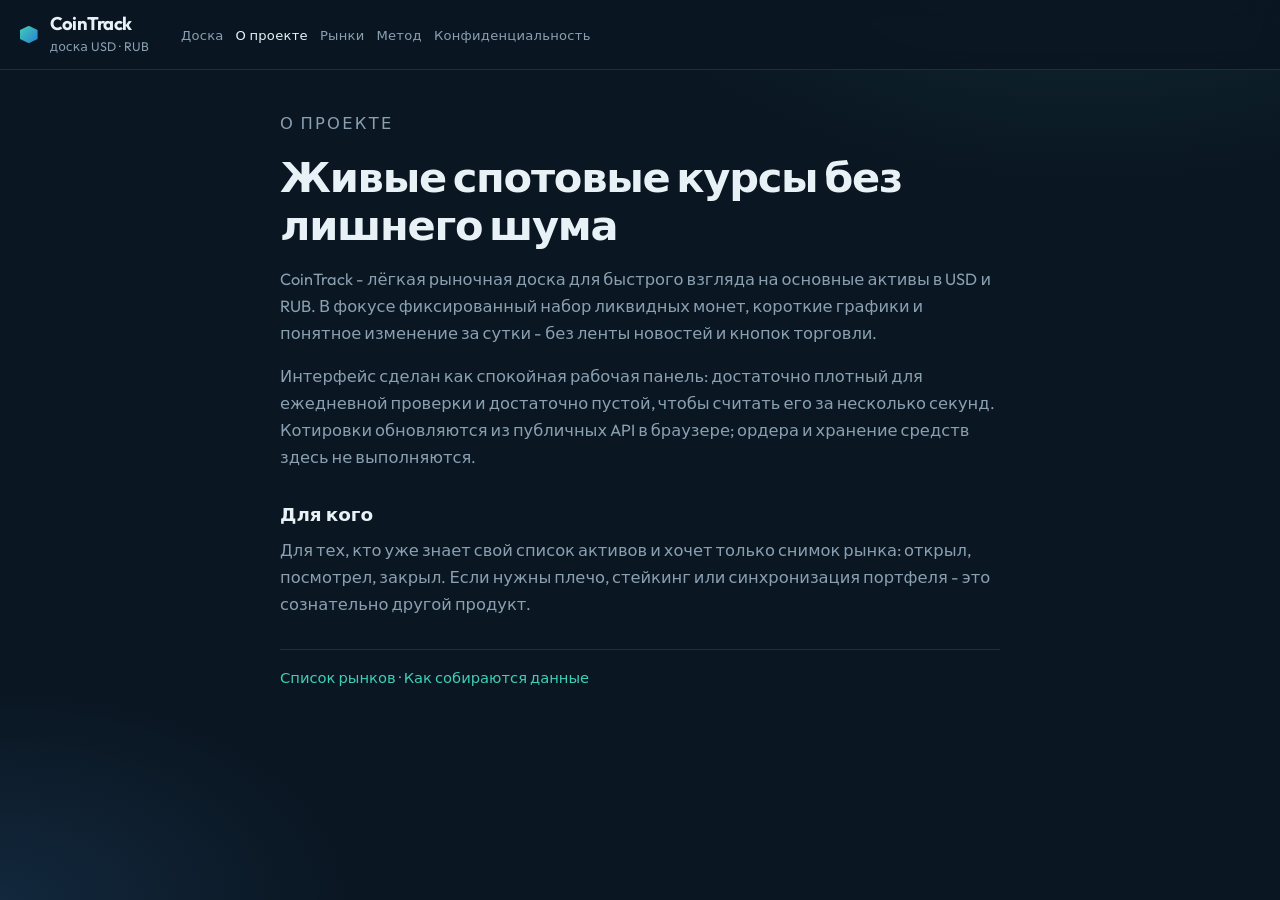
<file: site/about.html>
<!DOCTYPE html>
<html lang="ru" class="is-page">
<head>
  <meta charset="utf-8">
  <meta name="viewport" content="width=device-width, initial-scale=1">
  <title>О проекте · CoinTrack</title>
  <meta name="description" content="CoinTrack - компактная доска спотовых курсов в USD и RUB.">
  <link rel="preconnect" href="https://fonts.googleapis.com">
  <link rel="preconnect" href="https://fonts.gstatic.com" crossorigin>
  <link href="https://fonts.googleapis.com/css2?family=IBM+Plex+Mono:wght@400;500;600&family=Outfit:wght@400;500;600;700&display=swap" rel="stylesheet">
  <link rel="stylesheet" href="style.css">
</head>
<body class="is-page">
  <div id="app" class="page-app">
    <header class="mast">
      <a class="mast-brand" href="index.html">
        <span class="mast-mark" aria-hidden="true"></span>
        <div>
          <strong>CoinTrack</strong>
          <span>доска USD · RUB</span>
        </div>
      </a>
      <nav class="mast-nav" aria-label="Разделы">
        <a href="index.html">Доска</a>
        <a href="about.html" class="is-active">О проекте</a>
        <a href="markets.html">Рынки</a>
        <a href="methodology.html">Метод</a>
        <a href="privacy.html">Конфиденциальность</a>
      </nav>
    </header>

    <main class="page">
      <p class="page-kicker">О проекте</p>
      <h1>Живые спотовые курсы без лишнего шума</h1>
      <p>
        CoinTrack - лёгкая рыночная доска для быстрого взгляда на основные активы
        в USD и RUB. В фокусе фиксированный набор ликвидных монет, короткие графики
        и понятное изменение за сутки - без ленты новостей и кнопок торговли.
      </p>
      <p>
        Интерфейс сделан как спокойная рабочая панель: достаточно плотный для
        ежедневной проверки и достаточно пустой, чтобы считать его за несколько секунд.
        Котировки обновляются из публичных API в браузере; ордера и хранение средств
        здесь не выполняются.
      </p>
      <h2>Для кого</h2>
      <p>
        Для тех, кто уже знает свой список активов и хочет только снимок рынка:
        открыл, посмотрел, закрыл. Если нужны плечо, стейкинг или синхронизация
        портфеля - это сознательно другой продукт.
      </p>
      <p class="page-foot">
        <a href="markets.html">Список рынков</a>
        ·
        <a href="methodology.html">Как собираются данные</a>
      </p>
    </main>
  </div>
</body>
</html>
</file>
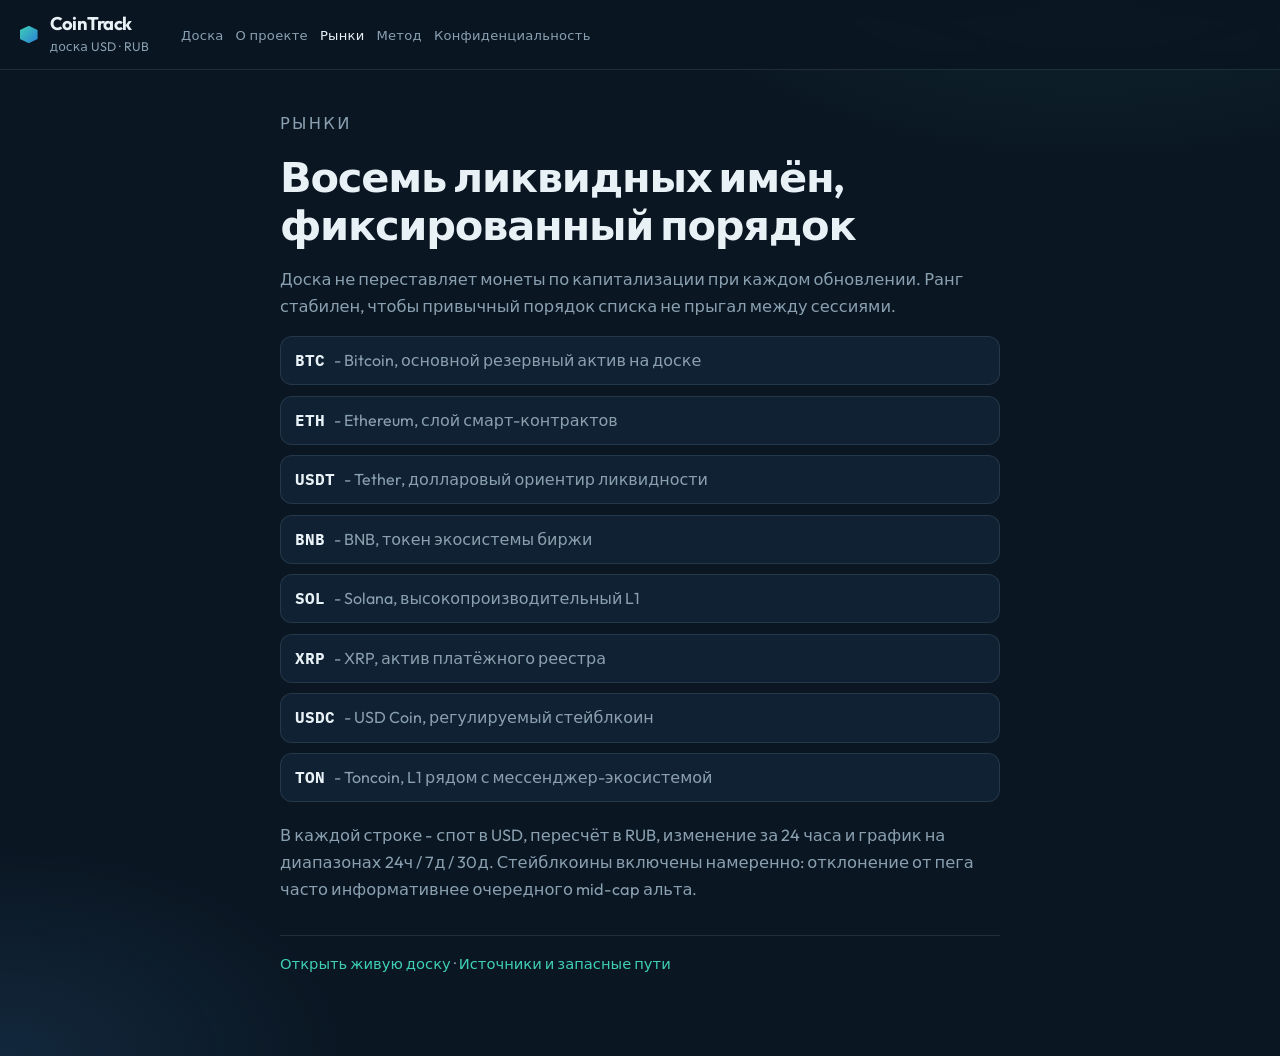
<file: site/markets.html>
<!DOCTYPE html>
<html lang="ru" class="is-page">
<head>
  <meta charset="utf-8">
  <meta name="viewport" content="width=device-width, initial-scale=1">
  <title>Рынки · CoinTrack</title>
  <meta name="description" content="Фиксированный список ликвидных рынков CoinTrack: BTC, ETH, USDT, BNB, SOL, XRP, USDC, TON.">
  <link rel="preconnect" href="https://fonts.googleapis.com">
  <link rel="preconnect" href="https://fonts.gstatic.com" crossorigin>
  <link href="https://fonts.googleapis.com/css2?family=IBM+Plex+Mono:wght@400;500;600&family=Outfit:wght@400;500;600;700&display=swap" rel="stylesheet">
  <link rel="stylesheet" href="style.css">
</head>
<body class="is-page">
  <div id="app" class="page-app">
    <header class="mast">
      <a class="mast-brand" href="index.html">
        <span class="mast-mark" aria-hidden="true"></span>
        <div>
          <strong>CoinTrack</strong>
          <span>доска USD · RUB</span>
        </div>
      </a>
      <nav class="mast-nav" aria-label="Разделы">
        <a href="index.html">Доска</a>
        <a href="about.html">О проекте</a>
        <a href="markets.html" class="is-active">Рынки</a>
        <a href="methodology.html">Метод</a>
        <a href="privacy.html">Конфиденциальность</a>
      </nav>
    </header>

    <main class="page">
      <p class="page-kicker">Рынки</p>
      <h1>Восемь ликвидных имён, фиксированный порядок</h1>
      <p>
        Доска не переставляет монеты по капитализации при каждом обновлении.
        Ранг стабилен, чтобы привычный порядок списка не прыгал между сессиями.
      </p>
      <ul class="page-list">
        <li><strong>BTC</strong> - Bitcoin, основной резервный актив на доске</li>
        <li><strong>ETH</strong> - Ethereum, слой смарт-контрактов</li>
        <li><strong>USDT</strong> - Tether, долларовый ориентир ликвидности</li>
        <li><strong>BNB</strong> - BNB, токен экосистемы биржи</li>
        <li><strong>SOL</strong> - Solana, высокопроизводительный L1</li>
        <li><strong>XRP</strong> - XRP, актив платёжного реестра</li>
        <li><strong>USDC</strong> - USD Coin, регулируемый стейблкоин</li>
        <li><strong>TON</strong> - Toncoin, L1 рядом с мессенджер-экосистемой</li>
      </ul>
      <p>
        В каждой строке - спот в USD, пересчёт в RUB, изменение за 24 часа и график
        на диапазонах 24ч / 7д / 30д. Стейблкоины включены намеренно: отклонение
        от пега часто информативнее очередного mid-cap альта.
      </p>
      <p class="page-foot">
        <a href="index.html">Открыть живую доску</a>
        ·
        <a href="methodology.html">Источники и запасные пути</a>
      </p>
    </main>
  </div>
</body>
</html>
</file>
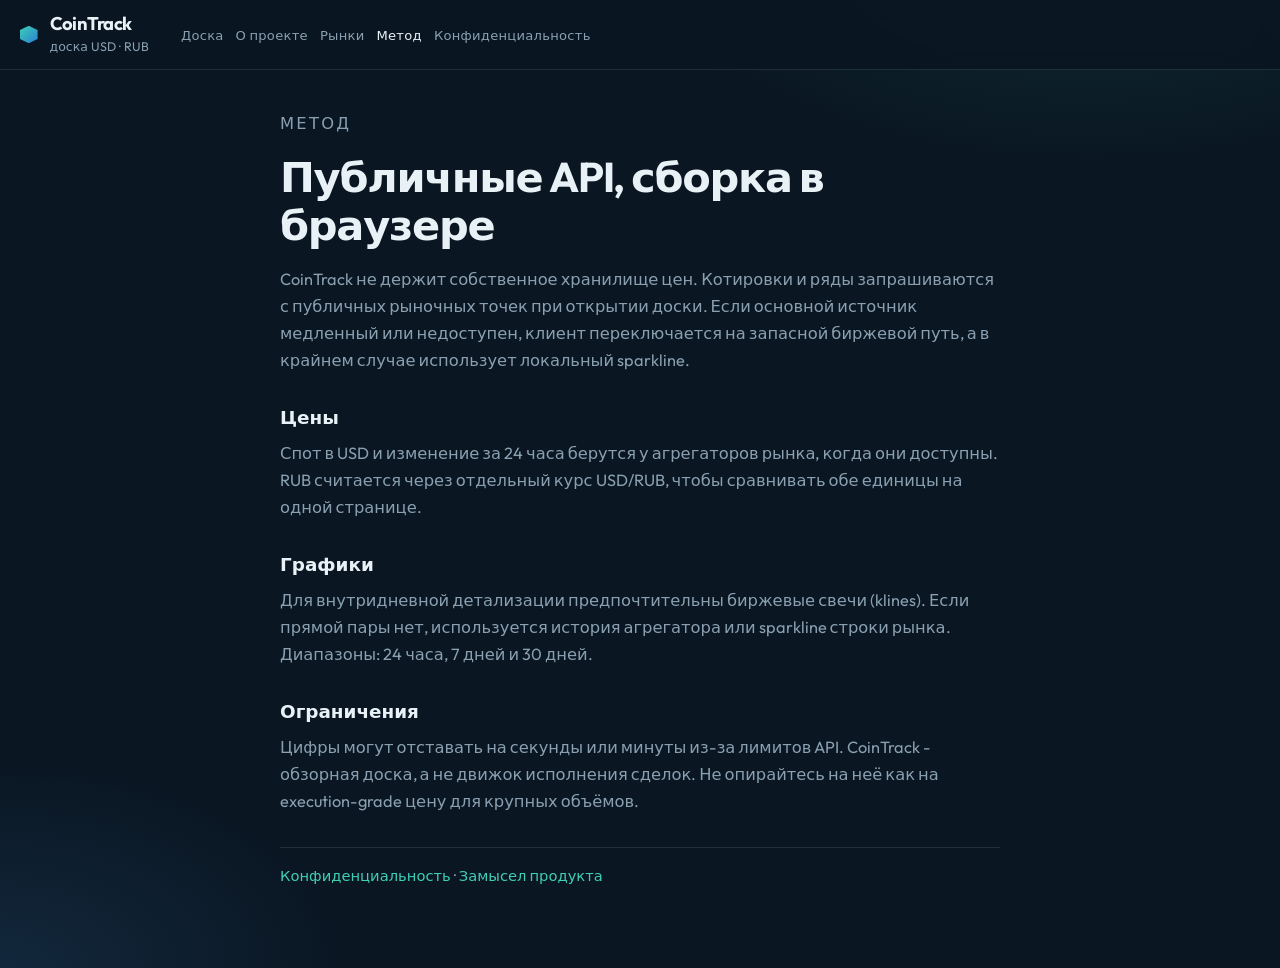
<file: site/methodology.html>
<!DOCTYPE html>
<html lang="ru" class="is-page">
<head>
  <meta charset="utf-8">
  <meta name="viewport" content="width=device-width, initial-scale=1">
  <title>Метод · CoinTrack</title>
  <meta name="description" content="Как CoinTrack загружает котировки, курс валют и ряды графика в браузере.">
  <link rel="preconnect" href="https://fonts.googleapis.com">
  <link rel="preconnect" href="https://fonts.gstatic.com" crossorigin>
  <link href="https://fonts.googleapis.com/css2?family=IBM+Plex+Mono:wght@400;500;600&family=Outfit:wght@400;500;600;700&display=swap" rel="stylesheet">
  <link rel="stylesheet" href="style.css">
</head>
<body class="is-page">
  <div id="app" class="page-app">
    <header class="mast">
      <a class="mast-brand" href="index.html">
        <span class="mast-mark" aria-hidden="true"></span>
        <div>
          <strong>CoinTrack</strong>
          <span>доска USD · RUB</span>
        </div>
      </a>
      <nav class="mast-nav" aria-label="Разделы">
        <a href="index.html">Доска</a>
        <a href="about.html">О проекте</a>
        <a href="markets.html">Рынки</a>
        <a href="methodology.html" class="is-active">Метод</a>
        <a href="privacy.html">Конфиденциальность</a>
      </nav>
    </header>

    <main class="page">
      <p class="page-kicker">Метод</p>
      <h1>Публичные API, сборка в браузере</h1>
      <p>
        CoinTrack не держит собственное хранилище цен. Котировки и ряды запрашиваются
        с публичных рыночных точек при открытии доски. Если основной источник медленный
        или недоступен, клиент переключается на запасной биржевой путь, а в крайнем
        случае использует локальный sparkline.
      </p>
      <h2>Цены</h2>
      <p>
        Спот в USD и изменение за 24 часа берутся у агрегаторов рынка, когда они доступны.
        RUB считается через отдельный курс USD/RUB, чтобы сравнивать обе единицы
        на одной странице.
      </p>
      <h2>Графики</h2>
      <p>
        Для внутридневной детализации предпочтительны биржевые свечи (klines).
        Если прямой пары нет, используется история агрегатора или sparkline строки рынка.
        Диапазоны: 24 часа, 7 дней и 30 дней.
      </p>
      <h2>Ограничения</h2>
      <p>
        Цифры могут отставать на секунды или минуты из-за лимитов API.
        CoinTrack - обзорная доска, а не движок исполнения сделок. Не опирайтесь на неё
        как на execution-grade цену для крупных объёмов.
      </p>
      <p class="page-foot">
        <a href="privacy.html">Конфиденциальность</a>
        ·
        <a href="about.html">Замысел продукта</a>
      </p>
    </main>
  </div>
</body>
</html>
</file>
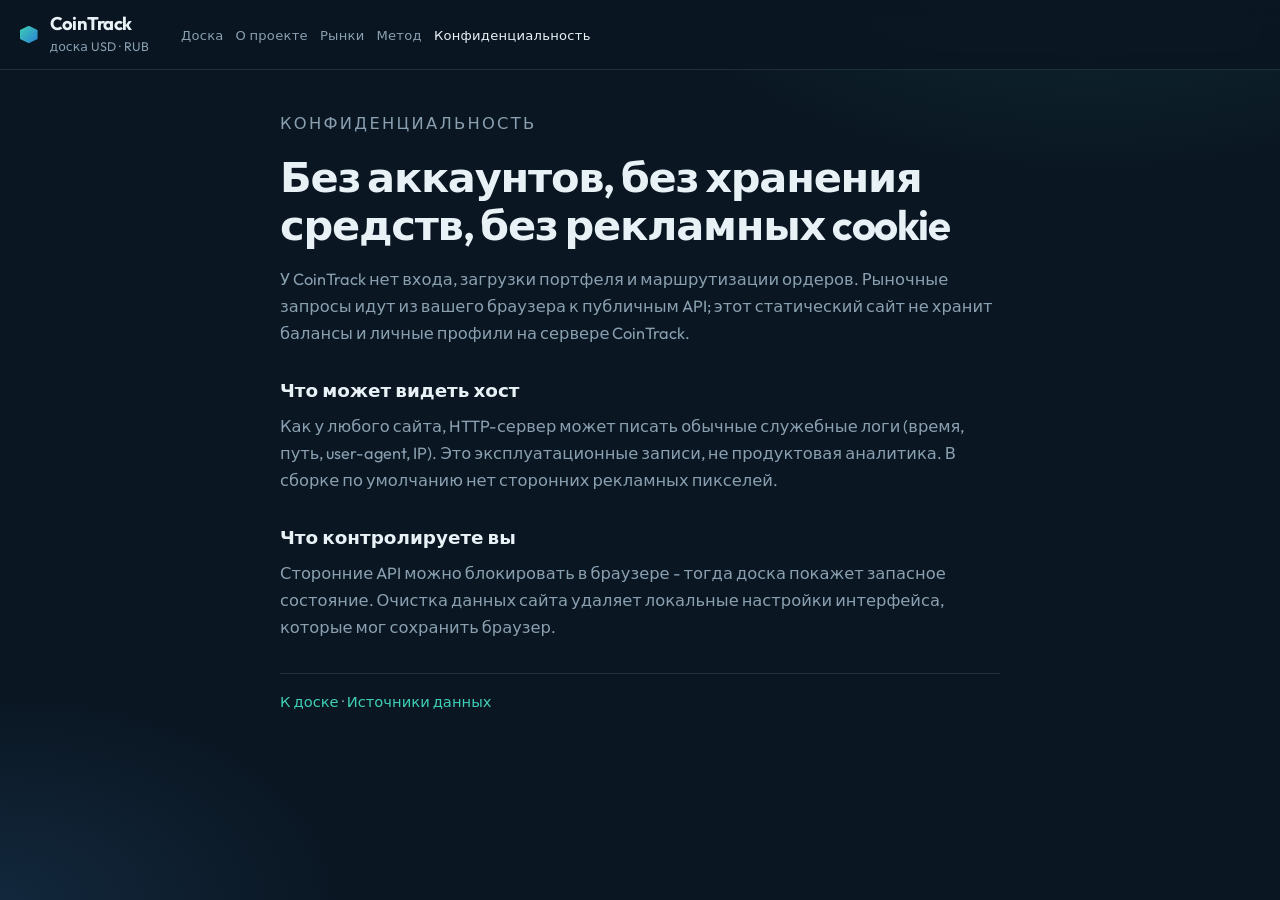
<file: site/privacy.html>
<!DOCTYPE html>
<html lang="ru" class="is-page">
<head>
  <meta charset="utf-8">
  <meta name="viewport" content="width=device-width, initial-scale=1">
  <title>Конфиденциальность · CoinTrack</title>
  <meta name="description" content="CoinTrack: запросы из браузера, без аккаунтов и без маршрутизации ордеров.">
  <link rel="preconnect" href="https://fonts.googleapis.com">
  <link rel="preconnect" href="https://fonts.gstatic.com" crossorigin>
  <link href="https://fonts.googleapis.com/css2?family=IBM+Plex+Mono:wght@400;500;600&family=Outfit:wght@400;500;600;700&display=swap" rel="stylesheet">
  <link rel="stylesheet" href="style.css">
</head>
<body class="is-page">
  <div id="app" class="page-app">
    <header class="mast">
      <a class="mast-brand" href="index.html">
        <span class="mast-mark" aria-hidden="true"></span>
        <div>
          <strong>CoinTrack</strong>
          <span>доска USD · RUB</span>
        </div>
      </a>
      <nav class="mast-nav" aria-label="Разделы">
        <a href="index.html">Доска</a>
        <a href="about.html">О проекте</a>
        <a href="markets.html">Рынки</a>
        <a href="methodology.html">Метод</a>
        <a href="privacy.html" class="is-active">Конфиденциальность</a>
      </nav>
    </header>

    <main class="page">
      <p class="page-kicker">Конфиденциальность</p>
      <h1>Без аккаунтов, без хранения средств, без рекламных cookie</h1>
      <p>
        У CoinTrack нет входа, загрузки портфеля и маршрутизации ордеров.
        Рыночные запросы идут из вашего браузера к публичным API; этот статический
        сайт не хранит балансы и личные профили на сервере CoinTrack.
      </p>
      <h2>Что может видеть хост</h2>
      <p>
        Как у любого сайта, HTTP-сервер может писать обычные служебные логи
        (время, путь, user-agent, IP). Это эксплуатационные записи, не продуктовая
        аналитика. В сборке по умолчанию нет сторонних рекламных пикселей.
      </p>
      <h2>Что контролируете вы</h2>
      <p>
        Сторонние API можно блокировать в браузере - тогда доска покажет запасное
        состояние. Очистка данных сайта удаляет локальные настройки интерфейса,
        которые мог сохранить браузер.
      </p>
      <p class="page-foot">
        <a href="index.html">К доске</a>
        ·
        <a href="methodology.html">Источники данных</a>
      </p>
    </main>
  </div>
</body>
</html>
</file>
<file: site/style.css>
:root {
  --bg: #0a1622;
  --bg-2: #102033;
  --panel: rgba(18, 36, 54, 0.82);
  --panel-solid: #13283b;
  --line: rgba(168, 198, 214, 0.14);
  --ink: #e8f1f6;
  --muted: #8aa0b0;
  --accent: #3ecfb5;
  --accent-dim: rgba(62, 207, 181, 0.16);
  --up: #3ecf8e;
  --down: #e06a5c;
  --shadow: 0 20px 60px rgba(0, 0, 0, 0.35);
  --font: "Outfit", system-ui, sans-serif;
  --mono: "IBM Plex Mono", ui-monospace, monospace;
  --rail: 360px;
}

* { box-sizing: border-box; }

html {
  scroll-behavior: smooth;
}

html, body {
  margin: 0;
  height: 100%;
  background:
    radial-gradient(900px 500px at 85% -10%, rgba(62, 207, 181, 0.12), transparent 55%),
    radial-gradient(700px 420px at 0% 100%, rgba(56, 120, 180, 0.18), transparent 50%),
    var(--bg);
  color: var(--ink);
  font-family: var(--font);
}

/* Board locks viewport; content pages must scroll */
html.is-board,
body.is-board {
  overflow: hidden;
  height: 100%;
}

html.is-page,
body.is-page {
  overflow-x: hidden;
  overflow-y: auto;
  height: auto;
  min-height: 100%;
}

button {
  font: inherit;
  color: inherit;
  cursor: pointer;
}

#app {
  height: 100vh;
  display: flex;
  flex-direction: column;
  overflow: hidden;
}

body.is-page #app,
.page-app {
  height: auto;
  min-height: 100vh;
  overflow: visible;
}

.mast {
  display: flex;
  align-items: center;
  gap: 1rem;
  padding: 0.9rem 1.25rem;
  border-bottom: 1px solid var(--line);
  backdrop-filter: blur(10px);
  background: rgba(10, 22, 34, 0.92);
  position: sticky;
  top: 0;
  z-index: 40;
}

.mast-brand {
  display: flex;
  align-items: center;
  gap: 0.75rem;
  text-decoration: none;
  color: inherit;
}

.mast-mark {
  width: 1.1rem;
  height: 1.1rem;
  background: linear-gradient(135deg, var(--accent), #2a7fd4);
  clip-path: polygon(50% 0, 100% 25%, 100% 75%, 50% 100%, 0 75%, 0 25%);
  flex-shrink: 0;
}

.mast-brand strong {
  display: block;
  font-size: 1.15rem;
  letter-spacing: -0.03em;
  line-height: 1.1;
}

.mast-brand span {
  color: var(--muted);
  font-size: 0.78rem;
}

.mast-nav {
  display: flex;
  flex-wrap: wrap;
  gap: 0.35rem 0.75rem;
  margin-left: 1rem;
  align-items: center;
}

.mast-nav a {
  color: var(--muted);
  text-decoration: none;
  font-size: 0.82rem;
  letter-spacing: 0.02em;
}

.mast-nav a:hover,
.mast-nav a.is-active {
  color: var(--ink);
}

.mast-meta {
  margin-left: auto;
  color: var(--muted);
  font-family: var(--mono);
  font-size: 0.78rem;
}

.rail-toggle {
  display: none;
  width: 42px;
  height: 42px;
  border: 1px solid var(--line);
  border-radius: 10px;
  background: var(--panel-solid);
  place-items: center;
  gap: 5px;
  flex-direction: column;
}

.rail-toggle span {
  display: block;
  width: 16px;
  height: 2px;
  background: var(--ink);
}

.shell {
  flex: 1 1 auto;
  display: grid;
  grid-template-columns: var(--rail) minmax(0, 1fr);
  align-items: stretch;
  height: calc(100vh - 4.1rem);
  min-height: 0;
  overflow: hidden;
}

.rail {
  position: relative;
  height: 100%;
  max-height: none;
  overflow: auto;
  border-right: 1px solid var(--line);
  padding: 0.7rem;
  display: flex;
  flex-direction: column;
  gap: 0.45rem;
  background: linear-gradient(180deg, rgba(16, 32, 51, 0.95), rgba(10, 22, 34, 0.92));
  z-index: 1;
}

.rail::-webkit-scrollbar { width: 0; }

.coin {
  --tone: #3ecfb5;
  appearance: none;
  border: 1px solid var(--line);
  background: var(--panel);
  border-radius: 12px;
  padding: 0.55rem 0.7rem;
  display: grid;
  grid-template-columns: 22px 36px 1fr;
  gap: 0.55rem;
  align-items: center;
  text-align: left;
  position: relative;
  overflow: hidden;
  flex: 1 1 0;
  min-height: 0;
  width: 100%;
  transition: border-color 0.2s ease, background 0.2s ease;
}

.coin::before {
  content: "";
  position: absolute;
  left: 0;
  top: 0;
  bottom: 0;
  width: 3px;
  background: var(--tone);
  opacity: 0.55;
}

.coin:hover,
.coin:focus-visible {
  border-color: rgba(62, 207, 181, 0.45);
}

.coin.is-active {
  background: linear-gradient(90deg, var(--accent-dim), rgba(18, 36, 54, 0.95));
  border-color: rgba(62, 207, 181, 0.55);
}

.coin-rank {
  font-family: var(--mono);
  font-size: 0.85rem;
  color: var(--muted);
}

.coin img {
  width: 36px;
  height: 36px;
  border-radius: 50%;
  background: #0a1622;
  object-fit: contain;
}

.coin-copy strong {
  display: block;
  font-size: 0.92rem;
  letter-spacing: -0.02em;
}

.coin-copy small {
  display: block;
  margin-top: 0.1rem;
  color: var(--muted);
  font-family: var(--mono);
  font-size: 0.7rem;
}

.coin-ghost {
  position: absolute;
  right: -0.2rem;
  bottom: -0.45rem;
  font-size: 2.4rem;
  font-weight: 700;
  letter-spacing: -0.04em;
  text-transform: uppercase;
  opacity: 0.06;
  pointer-events: none;
  user-select: none;
}

.stage {
  position: relative;
  height: 100%;
  overflow: auto;
  padding: 1rem 1.25rem 1.25rem;
  min-height: 0;
  display: flex;
  flex-direction: column;
}

.stage-empty {
  flex: 1;
  display: grid;
  place-items: center;
  color: var(--muted);
}

.stage-empty.is-hidden,
.stage-body.is-hidden,
.chart-spin.is-hidden,
.chart-error.is-hidden,
[hidden] {
  display: none !important;
}

.stage-body {
  position: relative;
  z-index: 2;
  flex: 1;
  min-height: 0;
  display: flex;
  flex-direction: column;
  gap: 0.85rem;
}

.stage-grid {
  display: grid;
  grid-template-columns: repeat(4, minmax(0, 1fr));
  gap: 0.55rem;
  flex: 0 0 auto;
}

.metric {
  border: 1px solid var(--line);
  background: var(--panel);
  border-radius: 12px;
  padding: 0.65rem 0.8rem;
  box-shadow: var(--shadow);
}

.metric.wide { grid-column: span 2; }

.metric b {
  display: block;
  position: relative;
  font-size: clamp(0.9rem, 1.5vw, 1.2rem);
  letter-spacing: -0.03em;
  font-variant-numeric: tabular-nums;
  font-family: var(--mono);
  margin-bottom: 0.25rem;
  overflow-wrap: anywhere;
  word-break: break-word;
  line-height: 1.2;
  min-height: 1.2em;
  max-width: 100%;
}

.metric span {
  display: block;
  color: var(--muted);
  font-size: 0.68rem;
  letter-spacing: 0.1em;
  text-transform: uppercase;
  line-height: 1.2;
  min-height: 1.2em;
}

.metric.is-up b { color: var(--up); }
.metric.is-down b { color: var(--down); }

.chart-pane {
  border: 1px solid var(--line);
  background: rgba(12, 24, 36, 0.7);
  border-radius: 16px;
  padding: 0.75rem 0.9rem 0.9rem;
  display: flex;
  flex-direction: column;
  flex: 1 1 auto;
  min-height: 0;
  height: auto;
  box-shadow: var(--shadow);
}

.chart-toolbar {
  display: flex;
  align-items: center;
  justify-content: space-between;
  gap: 0.75rem;
  margin-bottom: 0.6rem;
  flex-shrink: 0;
}

.chart-toolbar p {
  margin: 0;
  color: var(--muted);
  font-size: 0.85rem;
}

.ranges {
  display: flex;
  gap: 0.35rem;
}

.range {
  border: 1px solid var(--line);
  background: transparent;
  border-radius: 999px;
  padding: 0.3rem 0.7rem;
  font-family: var(--mono);
  font-size: 0.72rem;
  color: var(--muted);
}

.range.active {
  background: var(--accent);
  border-color: var(--accent);
  color: #062018;
  font-weight: 600;
}

.chart-frame {
  position: relative;
  flex: 1 1 auto;
  min-height: 260px;
  height: 100%;
}

.chart-frame canvas {
  width: 100% !important;
  height: 100% !important;
  display: block;
}

.chart-spin {
  position: absolute;
  inset: 0;
  display: grid;
  place-items: center;
  background: rgba(10, 22, 34, 0.35);
  z-index: 2;
}

.chart-spin::after {
  content: "";
  width: 28px;
  height: 28px;
  border: 2px solid rgba(232, 241, 246, 0.2);
  border-top-color: var(--accent);
  border-radius: 50%;
  animation: spin 0.8s linear infinite;
}

.chart-error {
  position: absolute;
  left: 50%;
  top: 50%;
  transform: translate(-50%, -50%);
  margin: 0;
  padding: 0.6rem 0.9rem;
  border-radius: 8px;
  background: rgba(10, 22, 34, 0.85);
  color: var(--down);
  font-size: 0.9rem;
  z-index: 3;
  text-align: center;
}

.watermark {
  position: absolute;
  right: 1rem;
  bottom: 0.2rem;
  font-size: clamp(5rem, 18vw, 11rem);
  font-weight: 700;
  letter-spacing: -0.06em;
  text-transform: uppercase;
  color: rgba(232, 241, 246, 0.04);
  pointer-events: none;
  z-index: 1;
  transform: rotate(-6deg);
  user-select: none;
}

.skel-coin {
  display: grid;
  grid-template-columns: 22px 36px 1fr;
  gap: 0.55rem;
  align-items: center;
  flex: 1 1 0;
  min-height: 0;
  padding: 0.55rem 0.7rem;
  border: 1px solid var(--line);
  border-radius: 12px;
  background: var(--panel);
}

.skel-circle {
  width: 36px;
  height: 36px;
  border-radius: 50%;
  background: linear-gradient(90deg, #1a2d3d 25%, #243b4f 50%, #1a2d3d 75%);
  background-size: 200% 100%;
  animation: shimmer 1.2s ease-in-out infinite;
}

.skel-bar {
  display: block;
  height: 10px;
  border-radius: 6px;
  background: linear-gradient(90deg, #1a2d3d 25%, #243b4f 50%, #1a2d3d 75%);
  background-size: 200% 100%;
  animation: shimmer 1.2s ease-in-out infinite;
}

.skel-rank {
  width: 14px;
  height: 12px;
}

.skel-lines {
  display: flex;
  flex-direction: column;
  gap: 0.35rem;
}

.skel-lines .skel-bar {
  width: 72%;
  height: 11px;
}

.skel-lines .skel-bar.short {
  width: 48%;
  height: 9px;
  animation-delay: 0.15s;
}

/* Same box as live value - shimmer sits inside, no height jump */
.metric.is-skel b {
  color: transparent !important;
}

.metric.is-skel b::after {
  content: "";
  position: absolute;
  left: 0;
  top: 50%;
  transform: translateY(-50%);
  width: 58%;
  height: 0.72em;
  border-radius: 6px;
  background: linear-gradient(90deg, #1a2d3d 25%, #243b4f 50%, #1a2d3d 75%);
  background-size: 200% 100%;
  animation: shimmer 1.2s ease-in-out infinite;
}

.metric.is-skel[data-key="rank"] b::after { width: 1.15rem; }
.metric.is-skel[data-key="name"] b::after { width: 52%; }
.metric.is-skel[data-key="usd"] b::after,
.metric.is-skel[data-key="rub"] b::after { width: 72%; }
.metric.is-skel[data-key="mcap"] b::after,
.metric.is-skel[data-key="vol"] b::after { width: 48%; }
.metric.is-skel[data-key="supply"] b::after { width: 62%; }
.metric.is-skel[data-key="chg"] b::after { width: 42%; }

.metric.is-skel span {
  opacity: 0.7;
}

/* Full frame = canvas box; gutters = Chart.js tick lanes */
.skel-chart {
  position: absolute;
  inset: 0;
  z-index: 2;
  pointer-events: none;
  display: flex;
  flex-direction: column;
  padding: 4px 4px 2px 8px;
  box-sizing: border-box;
}

.skel-chart.is-hidden {
  display: none !important;
}

.skel-chart-body {
  flex: 1 1 auto;
  min-height: 0;
  display: flex;
  gap: 0;
}

.skel-chart-plot {
  flex: 1 1 auto;
  min-width: 0;
  min-height: 0;
  background-image:
    linear-gradient(to right, rgba(168, 198, 214, 0.08) 1px, transparent 1px),
    linear-gradient(to bottom, rgba(168, 198, 214, 0.08) 1px, transparent 1px);
  background-size: calc(100% / 5) 100%, 100% calc(100% / 4);
  background-position: 0 0, 0 0;
}

.skel-chart-y {
  flex: 0 0 52px;
  display: flex;
  flex-direction: column;
  justify-content: space-between;
  padding: 2px 0 2px 8px;
  box-sizing: border-box;
}

.skel-chart-y span {
  display: block;
  height: 8px;
  width: 100%;
  border-radius: 4px;
  background: linear-gradient(90deg, #1a2d3d 25%, #243b4f 50%, #1a2d3d 75%);
  background-size: 200% 100%;
  animation: shimmer 1.2s ease-in-out infinite;
  opacity: 0.55;
}

.skel-chart-y span:nth-child(1) { width: 78%; animation-delay: 0.05s; }
.skel-chart-y span:nth-child(2) { width: 86%; animation-delay: 0.1s; }
.skel-chart-y span:nth-child(3) { width: 82%; animation-delay: 0.15s; }
.skel-chart-y span:nth-child(4) { width: 74%; animation-delay: 0.2s; }

.skel-chart-x {
  flex: 0 0 28px;
  display: flex;
  align-items: center;
  justify-content: space-between;
  padding: 6px 52px 0 0;
  box-sizing: border-box;
}

.skel-chart-x span {
  display: block;
  height: 8px;
  width: 2.6rem;
  border-radius: 4px;
  background: linear-gradient(90deg, #1a2d3d 25%, #243b4f 50%, #1a2d3d 75%);
  background-size: 200% 100%;
  animation: shimmer 1.2s ease-in-out infinite;
  opacity: 0.55;
}

.skel-chart-x span:nth-child(odd) { width: 2.2rem; }
.skel-chart-x span:nth-child(3) { animation-delay: 0.12s; }
.skel-chart-x span:nth-child(5) { animation-delay: 0.18s; }

@keyframes shimmer {
  0% { background-position: 100% 0; }
  100% { background-position: -100% 0; }
}

@keyframes rise {
  from { opacity: 0; transform: translateY(8px); }
  to { opacity: 1; transform: translateY(0); }
}

@keyframes fade-in {
  from { opacity: 0; }
  to { opacity: 1; }
}

@media (max-width: 980px) {
  .stage-grid { grid-template-columns: repeat(2, minmax(0, 1fr)); }
  .metric.wide { grid-column: span 1; }
}

@media (max-width: 800px) {
  html, body {
    height: auto;
    overflow: auto;
  }

  #app {
    height: auto;
    min-height: 100vh;
    overflow: visible;
  }

  .rail-toggle { display: grid; }

  .shell {
    grid-template-columns: 1fr;
    height: auto;
    min-height: calc(100vh - 4.1rem);
    overflow: visible;
  }

  .rail {
    position: fixed;
    inset: 64px auto 0 0;
    top: 64px;
    height: calc(100vh - 64px);
    max-height: calc(100vh - 64px);
    overflow: auto;
    width: min(100%, 360px);
    z-index: 35;
    transform: translateX(-105%);
    transition: transform 0.25s ease;
    border-right: 1px solid var(--line);
    box-shadow: var(--shadow);
  }

  .coin {
    flex: 0 0 auto;
    min-height: 64px;
  }

  #app.rail-open .rail {
    transform: translateX(0);
  }

  .stage {
    height: auto;
    min-height: calc(100vh - 4.1rem);
  }

  .chart-pane {
    min-height: 360px;
    height: 50vh;
  }

  .mast-nav {
    width: 100%;
    margin: 0.25rem 0 0;
    gap: 0.35rem 0.65rem;
  }

  .mast {
    flex-wrap: wrap;
  }

  .mast-meta {
    width: 100%;
    margin-left: 0;
    order: 4;
  }
}

/* Static content pages (cover depth) */
.page-app {
  min-height: 100vh;
  height: auto;
  display: flex;
  flex-direction: column;
}

.page {
  width: min(720px, calc(100% - 2.5rem));
  margin: 0 auto;
  padding: 2.5rem 0 4rem;
}

.page-kicker {
  margin: 0 0 0.75rem;
  color: var(--accent);
  font-size: 0.75rem;
  letter-spacing: 0.14em;
  text-transform: uppercase;
}

.page h1 {
  margin: 0 0 1.1rem;
  font-size: clamp(1.8rem, 4vw, 2.6rem);
  letter-spacing: -0.03em;
  line-height: 1.15;
}

.page h2 {
  margin: 2rem 0 0.7rem;
  font-size: 1.15rem;
}

.page p {
  margin: 0 0 1rem;
  color: var(--muted);
  line-height: 1.65;
  font-size: 1.02rem;
}

.page-list {
  margin: 0 0 1.25rem;
  padding: 0;
  list-style: none;
  display: grid;
  gap: 0.65rem;
}

.page-list li {
  padding: 0.75rem 0.9rem;
  border: 1px solid var(--line);
  border-radius: 12px;
  background: var(--panel);
  color: var(--muted);
  line-height: 1.45;
}

.page-list strong {
  color: var(--ink);
  font-family: var(--mono);
  margin-right: 0.35rem;
}

.page-foot {
  margin-top: 2rem !important;
  padding-top: 1rem;
  border-top: 1px solid var(--line);
  font-size: 0.92rem !important;
}

.page a {
  color: var(--accent);
  text-decoration: none;
}

.page a:hover {
  text-decoration: underline;
}
</file>
